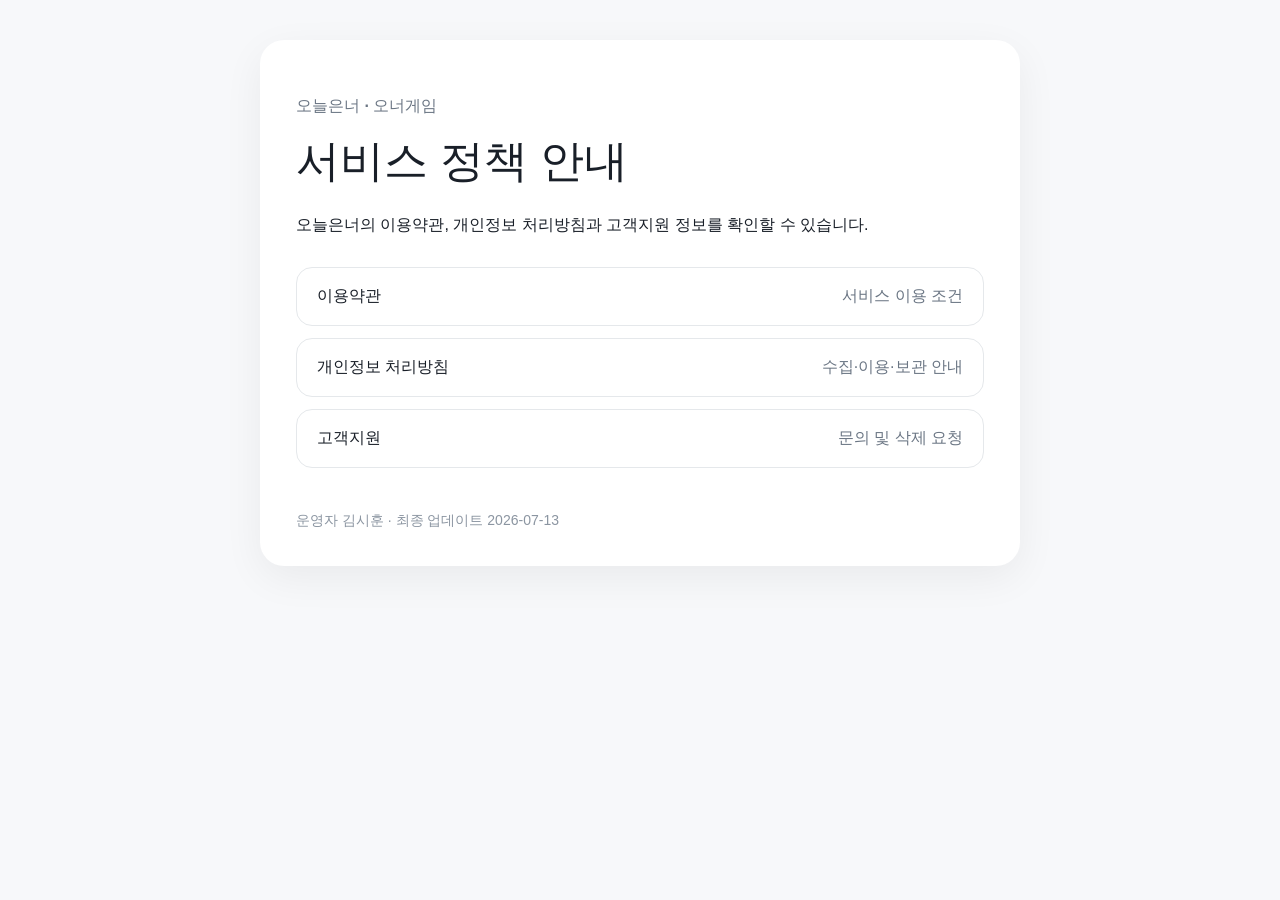
<file: index.html>
<!doctype html>
<html lang="ko">
  <head>
    <meta charset="UTF-8" />
    <meta name="viewport" content="width=device-width, initial-scale=1.0" />
    <title>오늘은너 정책 안내</title>
    <link rel="stylesheet" href="./styles.css" />
  </head>
  <body>
    <main>
      <p class="eyebrow">오늘은너 · 오너게임</p>
      <h1>서비스 정책 안내</h1>
      <p>오늘은너의 이용약관, 개인정보 처리방침과 고객지원 정보를 확인할 수 있습니다.</p>
      <nav class="cards" aria-label="정책 문서">
        <a href="./terms.html"><strong>이용약관</strong><span>서비스 이용 조건</span></a>
        <a href="./privacy.html"><strong>개인정보 처리방침</strong><span>수집·이용·보관 안내</span></a>
        <a href="./support.html"><strong>고객지원</strong><span>문의 및 삭제 요청</span></a>
      </nav>
      <footer>운영자 김시훈 · 최종 업데이트 2026-07-13</footer>
    </main>
  </body>
</html>
</file>
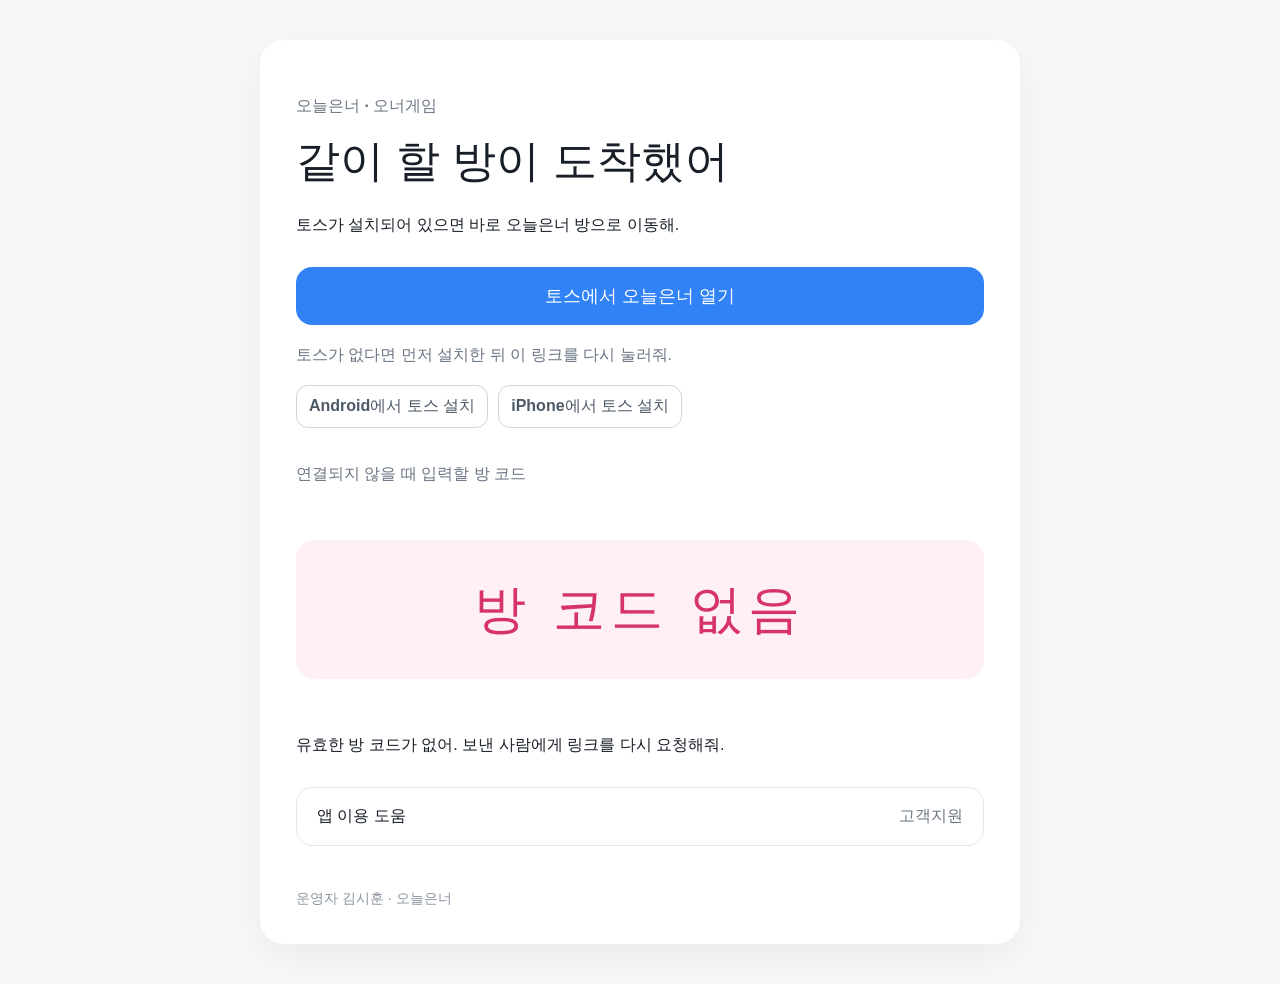
<file: play.html>
<!doctype html>
<html lang="ko">
  <head>
    <meta charset="UTF-8" />
    <meta name="viewport" content="width=device-width, initial-scale=1.0" />
    <title>오늘은너 방 참가</title>
    <link rel="stylesheet" href="./styles.css" />
  </head>
  <body>
    <main>
      <p class="eyebrow">오늘은너 · 오너게임</p>
      <h1>같이 할 방이 도착했어</h1>
      <p>토스가 설치되어 있으면 바로 오늘은너 방으로 이동해.</p>
      <a class="primary-cta" id="open-toss" href="intoss://oneogame-app">토스에서 방 입장</a>
      <p class="install-guide">토스가 없다면 먼저 설치한 뒤 이 링크를 다시 눌러줘.</p>
      <nav class="store-links" aria-label="토스 설치">
        <a href="https://play.google.com/store/apps/details?id=viva.republica.toss">Android에서 토스 설치</a>
        <a href="https://apps.apple.com/kr/app/id839333328">iPhone에서 토스 설치</a>
      </nav>
      <p class="fallback-label">연결되지 않을 때 입력할 방 코드</p>
      <p class="room-code" id="room-code" aria-live="polite">방 코드 확인 중…</p>
      <p id="invalid-code" hidden>유효한 방 코드가 없어. 보낸 사람에게 링크를 다시 요청해줘.</p>
      <nav class="cards" aria-label="도움말">
        <a href="./support.html"><strong>앱 이용 도움</strong><span>고객지원</span></a>
      </nav>
      <footer>운영자 김시훈 · 오늘은너</footer>
    </main>
    <script>
      const search = new URLSearchParams(window.location.search)
      const code = search.get('room')?.toUpperCase()
      const valid = code && /^[A-Z2-9]{4,6}$/.test(code)
      document.querySelector('#room-code').textContent = valid ? code : '방 코드 없음'
      document.querySelector('#invalid-code').hidden = Boolean(valid)

      const deepLink = new URL('intoss://oneogame-app')
      for (const key of ['room', 'v', 'ev', 'src']) {
        const value = search.get(key)
        if (value) deepLink.searchParams.set(key, key === 'room' ? value.toUpperCase() : value)
      }
      const openButton = document.querySelector('#open-toss')
      openButton.href = deepLink.toString()
      if (!valid) {
        openButton.textContent = '토스에서 오늘은너 열기'
      }
    </script>
  </body>
</html>
</file>
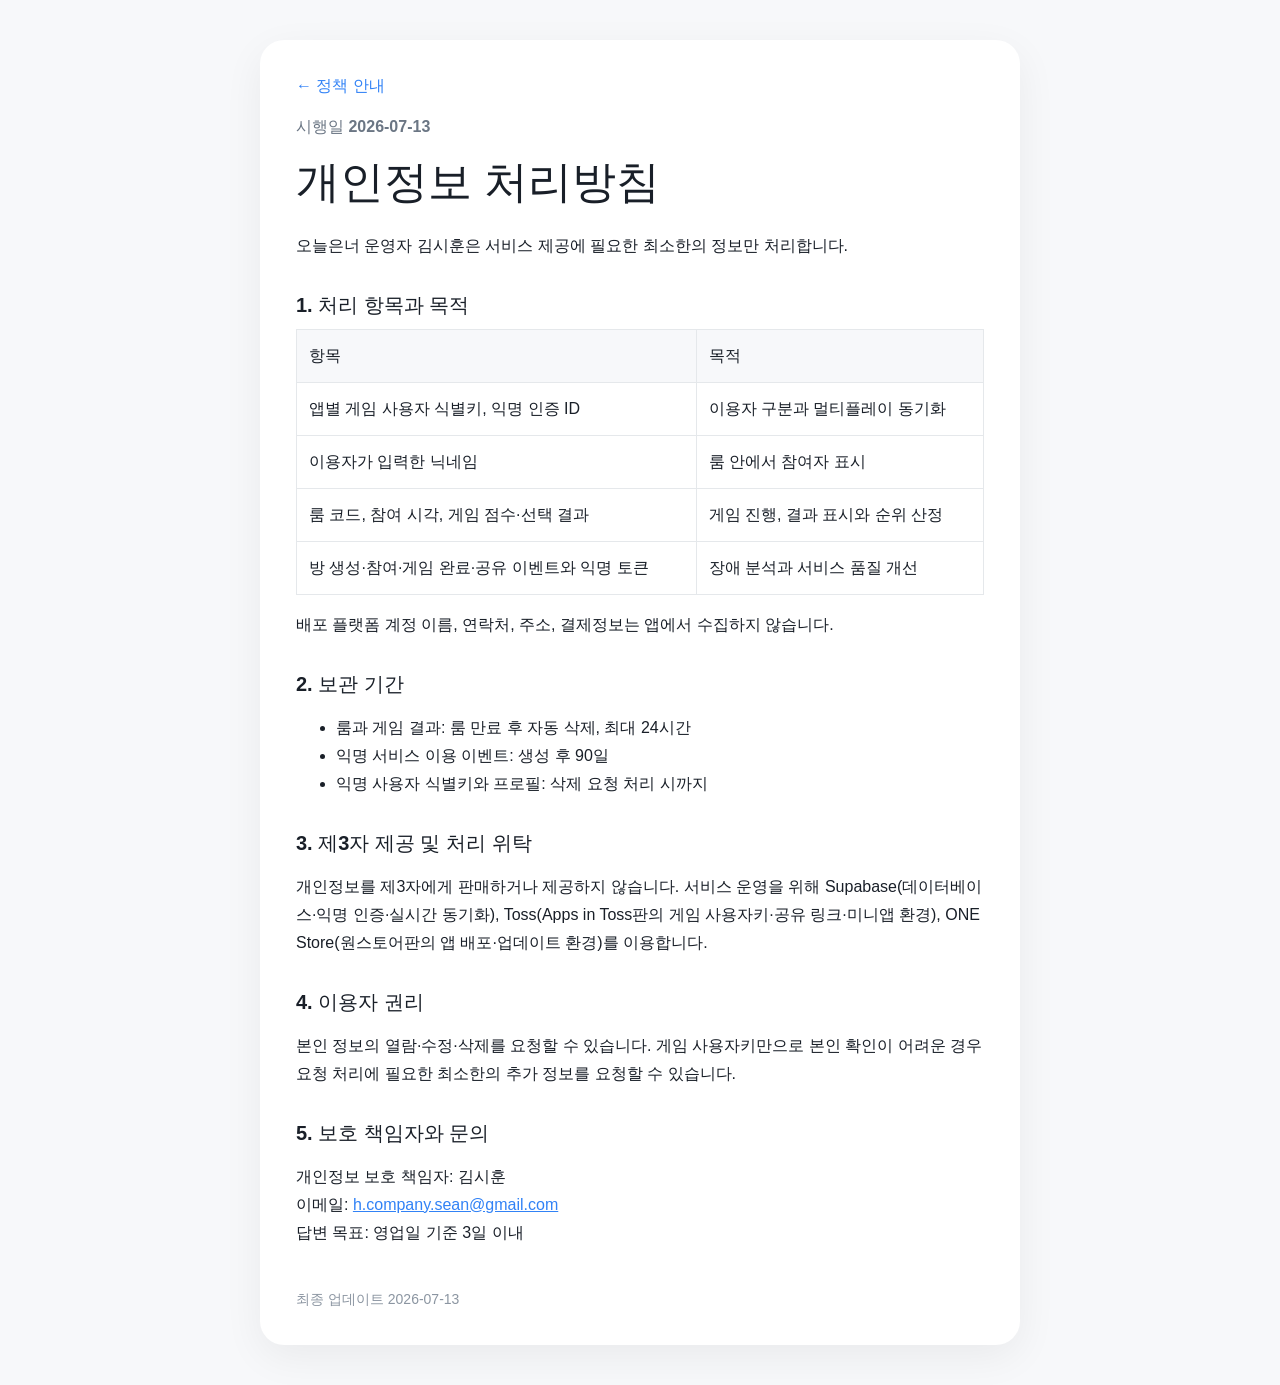
<file: privacy.html>
<!doctype html>
<html lang="ko">
  <head>
    <meta charset="UTF-8" />
    <meta name="viewport" content="width=device-width, initial-scale=1.0" />
    <title>오늘은너 개인정보 처리방침</title>
    <link rel="stylesheet" href="./styles.css" />
  </head>
  <body>
    <main>
      <a class="back" href="./index.html">← 정책 안내</a>
      <p class="eyebrow">시행일 2026-07-13</p>
      <h1>개인정보 처리방침</h1>
      <p>오늘은너 운영자 김시훈은 서비스 제공에 필요한 최소한의 정보만 처리합니다.</p>

      <h2>1. 처리 항목과 목적</h2>
      <table>
        <thead><tr><th>항목</th><th>목적</th></tr></thead>
        <tbody>
          <tr><td>앱별 게임 사용자 식별키, 익명 인증 ID</td><td>이용자 구분과 멀티플레이 동기화</td></tr>
          <tr><td>이용자가 입력한 닉네임</td><td>룸 안에서 참여자 표시</td></tr>
          <tr><td>룸 코드, 참여 시각, 게임 점수·선택 결과</td><td>게임 진행, 결과 표시와 순위 산정</td></tr>
          <tr><td>방 생성·참여·게임 완료·공유 이벤트와 익명 토큰</td><td>장애 분석과 서비스 품질 개선</td></tr>
        </tbody>
      </table>
      <p>배포 플랫폼 계정 이름, 연락처, 주소, 결제정보는 앱에서 수집하지 않습니다.</p>

      <h2>2. 보관 기간</h2>
      <ul>
        <li>룸과 게임 결과: 룸 만료 후 자동 삭제, 최대 24시간</li>
        <li>익명 서비스 이용 이벤트: 생성 후 90일</li>
        <li>익명 사용자 식별키와 프로필: 삭제 요청 처리 시까지</li>
      </ul>

      <h2>3. 제3자 제공 및 처리 위탁</h2>
      <p>개인정보를 제3자에게 판매하거나 제공하지 않습니다. 서비스 운영을 위해 Supabase(데이터베이스·익명 인증·실시간 동기화), Toss(Apps in Toss판의 게임 사용자키·공유 링크·미니앱 환경), ONE Store(원스토어판의 앱 배포·업데이트 환경)를 이용합니다.</p>

      <h2>4. 이용자 권리</h2>
      <p>본인 정보의 열람·수정·삭제를 요청할 수 있습니다. 게임 사용자키만으로 본인 확인이 어려운 경우 요청 처리에 필요한 최소한의 추가 정보를 요청할 수 있습니다.</p>

      <h2>5. 보호 책임자와 문의</h2>
      <p>개인정보 보호 책임자: 김시훈<br />이메일: <a href="mailto:h.company.sean@gmail.com">h.company.sean@gmail.com</a><br />답변 목표: 영업일 기준 3일 이내</p>

      <footer>최종 업데이트 2026-07-13</footer>
    </main>
  </body>
</html>
</file>
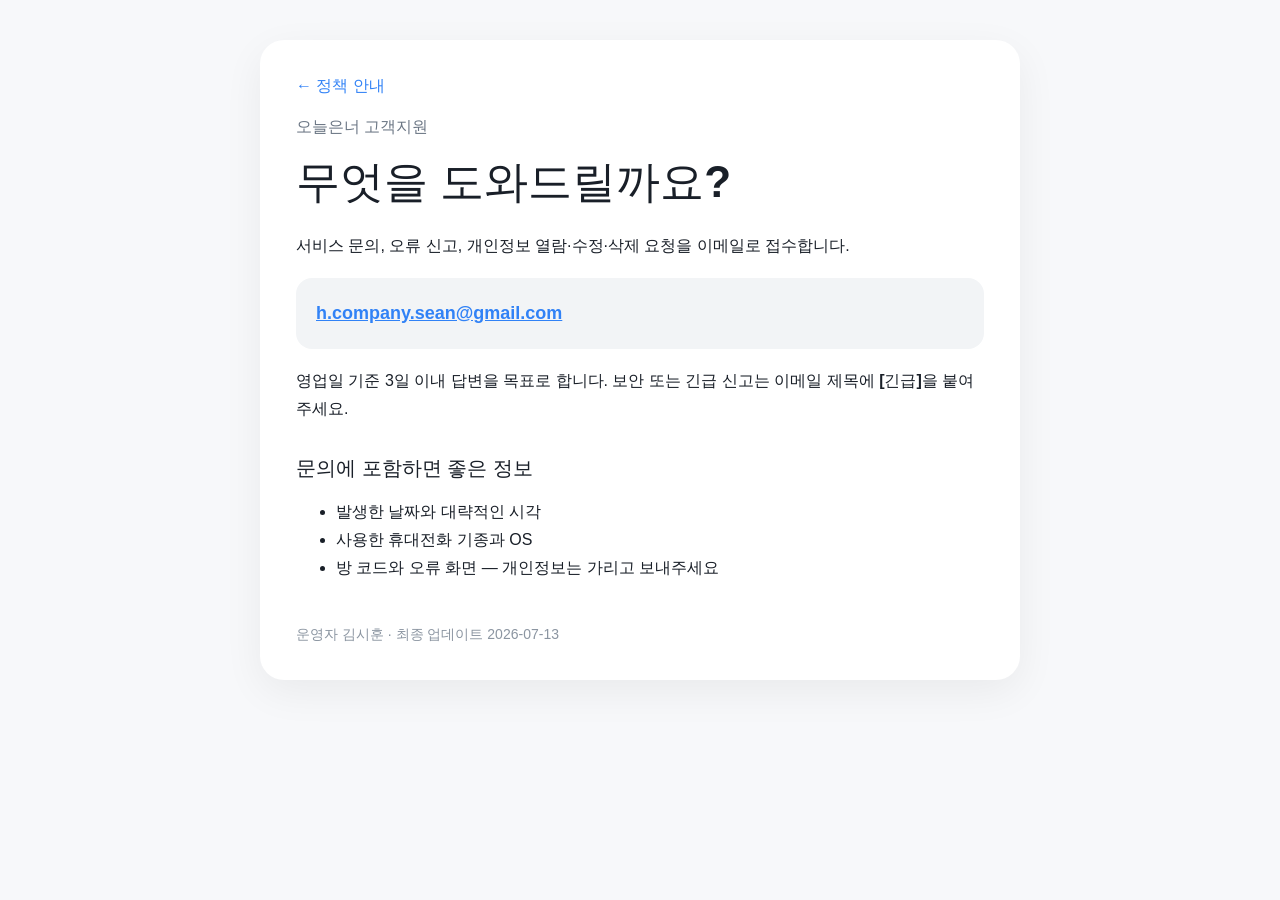
<file: support.html>
<!doctype html>
<html lang="ko">
  <head>
    <meta charset="UTF-8" />
    <meta name="viewport" content="width=device-width, initial-scale=1.0" />
    <title>오늘은너 고객지원</title>
    <link rel="stylesheet" href="./styles.css" />
  </head>
  <body>
    <main>
      <a class="back" href="./index.html">← 정책 안내</a>
      <p class="eyebrow">오늘은너 고객지원</p>
      <h1>무엇을 도와드릴까요?</h1>
      <p>서비스 문의, 오류 신고, 개인정보 열람·수정·삭제 요청을 이메일로 접수합니다.</p>
      <p class="contact"><a href="mailto:h.company.sean@gmail.com">h.company.sean@gmail.com</a></p>
      <p>영업일 기준 3일 이내 답변을 목표로 합니다. 보안 또는 긴급 신고는 이메일 제목에 <strong>[긴급]</strong>을 붙여주세요.</p>
      <h2>문의에 포함하면 좋은 정보</h2>
      <ul>
        <li>발생한 날짜와 대략적인 시각</li>
        <li>사용한 휴대전화 기종과 OS</li>
        <li>방 코드와 오류 화면 — 개인정보는 가리고 보내주세요</li>
      </ul>
      <footer>운영자 김시훈 · 최종 업데이트 2026-07-13</footer>
    </main>
  </body>
</html>
</file>
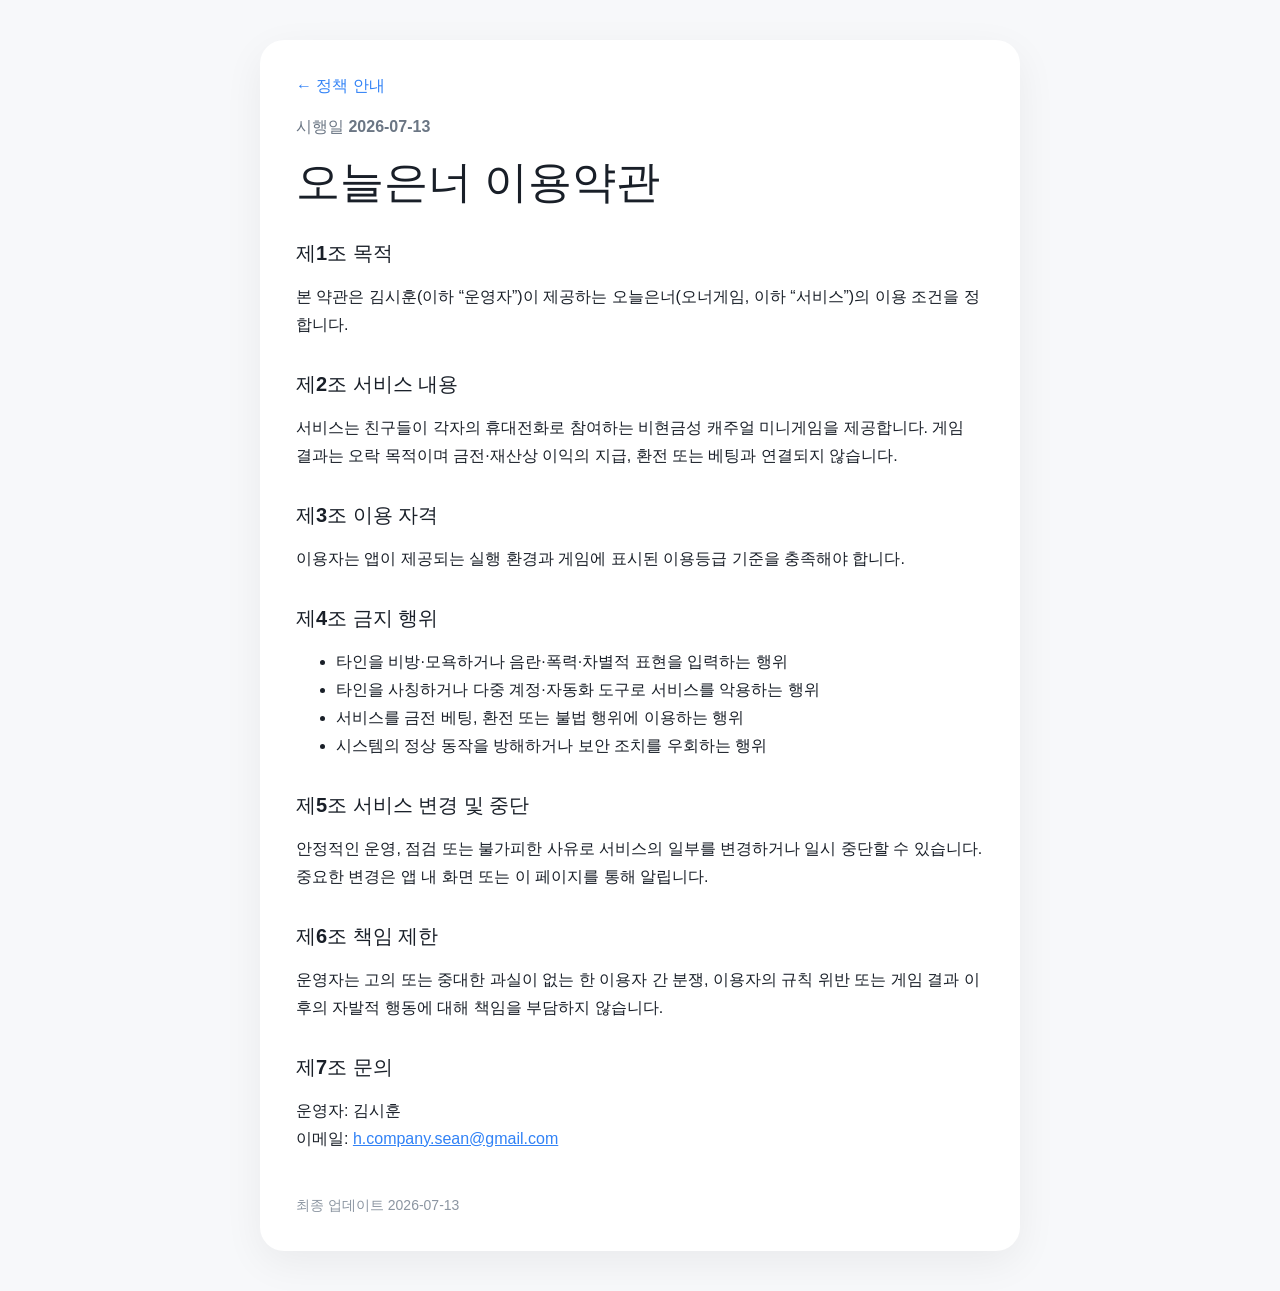
<file: terms.html>
<!doctype html>
<html lang="ko">
  <head>
    <meta charset="UTF-8" />
    <meta name="viewport" content="width=device-width, initial-scale=1.0" />
    <title>오늘은너 이용약관</title>
    <link rel="stylesheet" href="./styles.css" />
  </head>
  <body>
    <main>
      <a class="back" href="./index.html">← 정책 안내</a>
      <p class="eyebrow">시행일 2026-07-13</p>
      <h1>오늘은너 이용약관</h1>

      <h2>제1조 목적</h2>
      <p>본 약관은 김시훈(이하 “운영자”)이 제공하는 오늘은너(오너게임, 이하 “서비스”)의 이용 조건을 정합니다.</p>

      <h2>제2조 서비스 내용</h2>
      <p>서비스는 친구들이 각자의 휴대전화로 참여하는 비현금성 캐주얼 미니게임을 제공합니다. 게임 결과는 오락 목적이며 금전·재산상 이익의 지급, 환전 또는 베팅과 연결되지 않습니다.</p>

      <h2>제3조 이용 자격</h2>
      <p>이용자는 앱이 제공되는 실행 환경과 게임에 표시된 이용등급 기준을 충족해야 합니다.</p>

      <h2>제4조 금지 행위</h2>
      <ul>
        <li>타인을 비방·모욕하거나 음란·폭력·차별적 표현을 입력하는 행위</li>
        <li>타인을 사칭하거나 다중 계정·자동화 도구로 서비스를 악용하는 행위</li>
        <li>서비스를 금전 베팅, 환전 또는 불법 행위에 이용하는 행위</li>
        <li>시스템의 정상 동작을 방해하거나 보안 조치를 우회하는 행위</li>
      </ul>

      <h2>제5조 서비스 변경 및 중단</h2>
      <p>안정적인 운영, 점검 또는 불가피한 사유로 서비스의 일부를 변경하거나 일시 중단할 수 있습니다. 중요한 변경은 앱 내 화면 또는 이 페이지를 통해 알립니다.</p>

      <h2>제6조 책임 제한</h2>
      <p>운영자는 고의 또는 중대한 과실이 없는 한 이용자 간 분쟁, 이용자의 규칙 위반 또는 게임 결과 이후의 자발적 행동에 대해 책임을 부담하지 않습니다.</p>

      <h2>제7조 문의</h2>
      <p>운영자: 김시훈<br />이메일: <a href="mailto:h.company.sean@gmail.com">h.company.sean@gmail.com</a></p>

      <footer>최종 업데이트 2026-07-13</footer>
    </main>
  </body>
</html>
</file>
<file: styles.css>
:root {
  color: #191f28;
  background: #f7f8fa;
  font-family: Pretendard, -apple-system, BlinkMacSystemFont, "Segoe UI", sans-serif;
  font-synthesis: none;
}

* { box-sizing: border-box; }
body { margin: 0; }
main {
  width: min(760px, calc(100% - 32px));
  margin: 40px auto;
  padding: 36px;
  border-radius: 24px;
  background: #fff;
  box-shadow: 0 12px 40px rgba(0, 0, 0, 0.06);
}
h1 { margin: 8px 0 24px; font-size: clamp(30px, 6vw, 44px); line-height: 1.15; }
h2 { margin: 32px 0 10px; font-size: 20px; }
p, li, th, td { font-size: 16px; line-height: 1.75; }
a { color: #3182f6; }
.eyebrow { color: #6b7684; font-weight: 700; }
.back { text-decoration: none; font-weight: 700; }
.cards { display: grid; gap: 12px; margin-top: 28px; }
.cards a {
  display: flex;
  justify-content: space-between;
  gap: 20px;
  padding: 18px 20px;
  border: 1px solid #e5e8eb;
  border-radius: 16px;
  color: inherit;
  text-decoration: none;
}
.cards span { color: #6b7684; }
.contact { padding: 20px; border-radius: 16px; background: #f2f4f6; font-size: 18px; font-weight: 700; }
.room-code {
  padding: 24px;
  border-radius: 18px;
  background: #fff0f5;
  color: #d6336c;
  font-size: clamp(32px, 10vw, 52px);
  font-weight: 800;
  letter-spacing: 0.12em;
  text-align: center;
}
.primary-cta {
  display: block;
  margin: 28px 0 12px;
  padding: 17px 20px;
  border-radius: 16px;
  background: #3182f6;
  color: #fff;
  font-size: 18px;
  font-weight: 800;
  text-align: center;
  text-decoration: none;
}
.install-guide, .fallback-label { color: #6b7684; }
.fallback-label { margin-top: 32px; font-weight: 700; }
.store-links {
  display: flex;
  flex-wrap: wrap;
  gap: 10px;
}
.store-links a {
  padding: 10px 12px;
  border: 1px solid #d1d6db;
  border-radius: 12px;
  color: #4e5968;
  font-weight: 700;
  text-decoration: none;
}
table { width: 100%; border-collapse: collapse; }
th, td { padding: 12px; border: 1px solid #e5e8eb; text-align: left; vertical-align: top; }
th { background: #f7f8fa; }
footer { margin-top: 44px; color: #8b95a1; font-size: 14px; }

@media (max-width: 560px) {
  main { width: 100%; margin: 0; padding: 28px 20px 48px; border-radius: 0; box-shadow: none; }
  .cards a { flex-direction: column; gap: 4px; }
  table { display: block; overflow-x: auto; }
}
</file>
